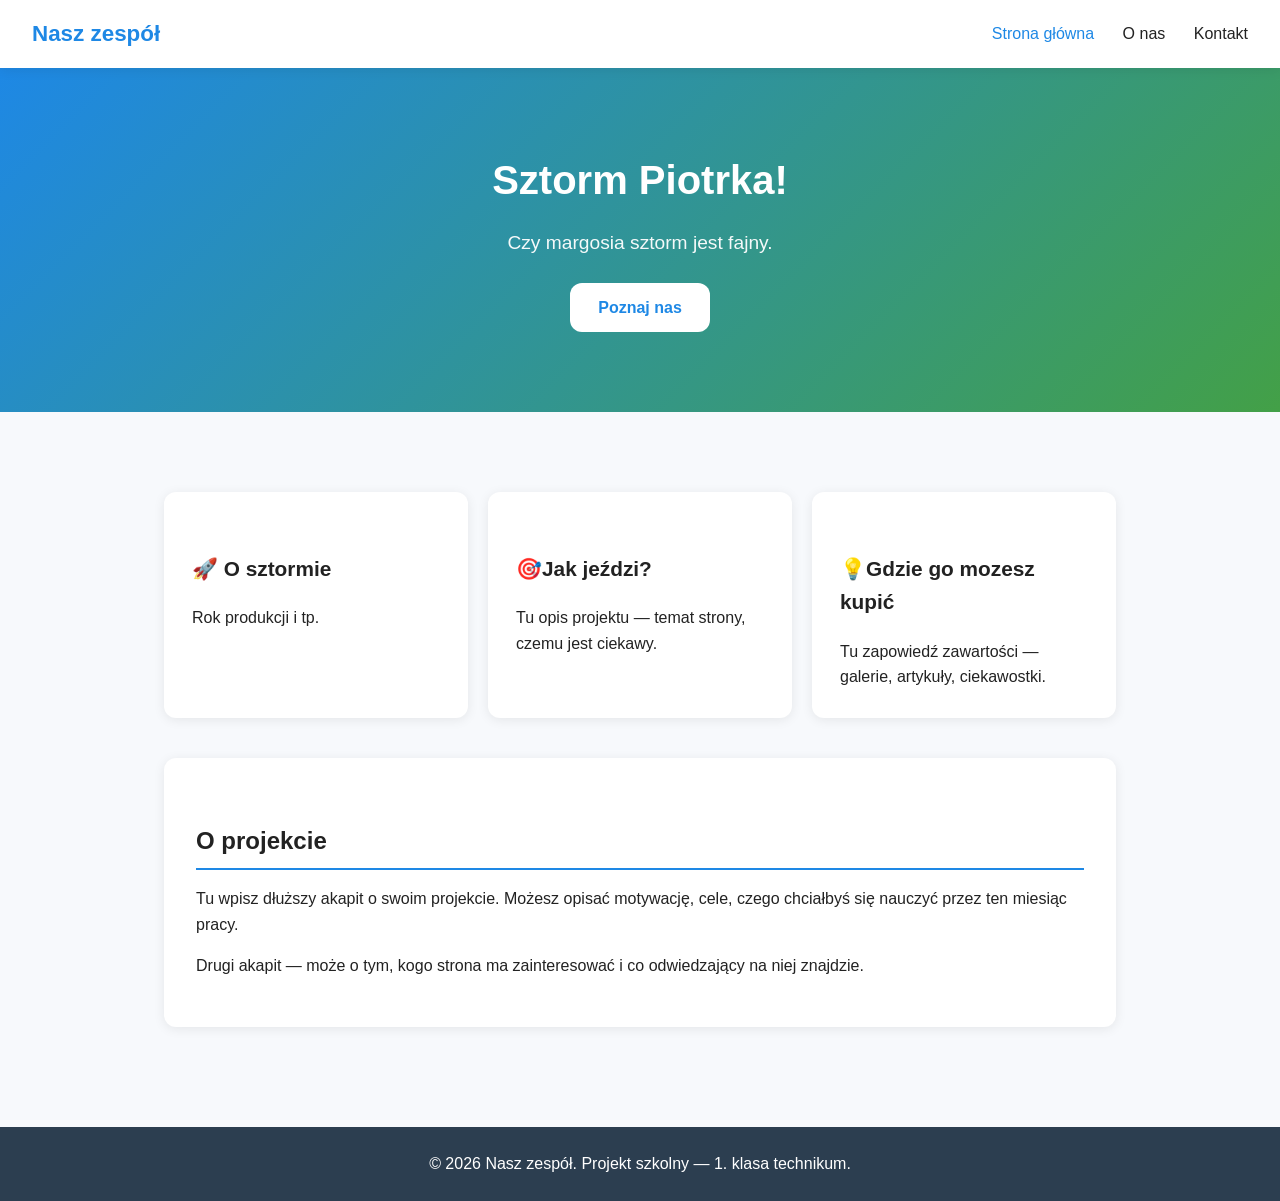
<file: index.html>
<!DOCTYPE html>
<html lang="pl">
<head>
  <meta charset="UTF-8">
  <meta name="viewport" content="width=device-width, initial-scale=1.0">
  <title>Nasz zespół — strona główna</title>
  <link rel="stylesheet" href="style.css">
</head>
<body>

  <header class="topbar">
    <div class="logo">Nasz zespół</div>
    <nav>
      <a href="index.html" class="active">Strona główna</a>
      <a href="o-nas.html">O nas</a>
      <a href="kontakt.html">Kontakt</a>
    </nav>
  </header>

  <section class="hero">
    <h1>Sztorm Piotrka!</h1>
    <p>Czy margosia sztorm jest fajny.</p>
    <a href="o-nas.html" class="btn">Poznaj nas</a>
  </section>

  <main class="container">

    <section class="card-grid">
      <article class="card">
        <h2>🚀 O sztormie</h2>
        <p>Rok produkcji i tp.</p>
      </article>
      <article class="card">
        <h2>🎯Jak jeździ?</h2>
        <p>Tu opis projektu — temat strony, czemu jest ciekawy.</p>
      </article>
      <article class="card">
        <h2>💡Gdzie go mozesz kupić</h2>
        <p>Tu zapowiedź zawartości — galerie, artykuły, ciekawostki.</p>
      </article>
    </section>

    <section class="content">
      <h2>O projekcie</h2>
      <p>
        Tu wpisz dłuższy akapit o swoim projekcie. Możesz opisać motywację,
        cele, czego chciałbyś się nauczyć przez ten miesiąc pracy.
      </p>
      <p>
        Drugi akapit — może o tym, kogo strona ma zainteresować i co
        odwiedzający na niej znajdzie.
      </p>
    </section>

  </main>

  <footer class="footer">
    <p>&copy; 2026 Nasz zespół. Projekt szkolny — 1. klasa technikum.</p>
  </footer>

</body>
</html>
</file>
<file: style.css>
/* ===== ZMIENNE — zmień tutaj, żeby zmienić wygląd całej strony ===== */
:root {
  --kolor-glowny: #1e88e5;
  --kolor-akcent: #43a047;
  --kolor-tlo: #f7f9fc;
  --kolor-karty: #ffffff;
  --kolor-tekst: #222;
  --kolor-tekst-jasny: #666;
  --cien: 0 2px 12px rgba(0, 0, 0, 0.08);
  --zaokraglenie: 12px;
}

/* ===== RESET I BAZOWE STYLE ===== */
* {
  box-sizing: border-box;
  margin: 0;
  padding: 0;
}

body {
  font-family: "Segoe UI", "Helvetica Neue", sans-serif;
  background: var(--kolor-tlo);
  color: var(--kolor-tekst);
  line-height: 1.6;
}

a { color: var(--kolor-glowny); text-decoration: none; }
a:hover { text-decoration: underline; }

/* ===== NAGŁÓWEK Z MENU ===== */
.topbar {
  background: var(--kolor-karty);
  display: flex;
  justify-content: space-between;
  align-items: center;
  padding: 16px 32px;
  box-shadow: var(--cien);
  position: sticky;
  top: 0;
  z-index: 100;
}

.logo {
  font-size: 1.4rem;
  font-weight: 700;
  color: var(--kolor-glowny);
}

.topbar nav a {
  margin-left: 24px;
  color: var(--kolor-tekst);
  font-weight: 500;
}

.topbar nav a.active,
.topbar nav a:hover {
  color: var(--kolor-glowny);
  text-decoration: none;
}

/* ===== SEKCJA POWITALNA (HERO) ===== */
.hero {
  background: linear-gradient(135deg, var(--kolor-glowny), var(--kolor-akcent));
  color: white;
  padding: 80px 32px;
  text-align: center;
}
table {
  width: 100%;
  border-collapse: collapse;
  margin: 24px 0;
}
th, td {
  padding: 12px;
  text-align: left;
  border-bottom: 1px solid #ddd;
}
th {
  background: var(--kolor-glowny);
  color: white;
}
tr:hover {
  background: #f5f5f5;
}

.hero h1 { font-size: 2.5rem; margin-bottom: 16px; }
.hero p { font-size: 1.2rem; opacity: 0.95; margin-bottom: 24px; }

.btn {
  display: inline-block;
  padding: 12px 28px;
  background: white;
  color: var(--kolor-glowny);
  border-radius: var(--zaokraglenie);
  font-weight: 600;
  border: none;
  cursor: pointer;
  transition: transform 0.2s;
}

.btn:hover { transform: translateY(-2px); text-decoration: none; }

/* ===== GŁÓWNY KONTENER ===== */
.container {
  max-width: 1000px;
  margin: 0 auto;
  padding: 40px 24px;
}

.container h1 {
  color: var(--kolor-glowny);
  margin-bottom: 24px;
}

.container h2 {
  color: var(--kolor-tekst);
  margin: 32px 0 16px;
  padding-bottom: 8px;
  border-bottom: 2px solid var(--kolor-glowny);
}

/* ===== KAFELKI (GRID) ===== */
.card-grid {
  display: grid;
  grid-template-columns: repeat(auto-fit, minmax(260px, 1fr));
  gap: 20px;
  margin: 40px 0;
}

.card {
  background: var(--kolor-karty);
  padding: 28px;
  border-radius: var(--zaokraglenie);
  box-shadow: var(--cien);
  transition: transform 0.2s;
}

.card:hover { transform: translateY(-4px); }
.card h2 { font-size: 1.3rem; margin-bottom: 12px; border: none; }

/* ===== SEKCJA TREŚCI ===== */
.content {
  background: var(--kolor-karty);
  padding: 32px;
  border-radius: var(--zaokraglenie);
  box-shadow: var(--cien);
  margin-top: 32px;
}

.content p { margin-bottom: 16px; }

/* ===== SIATKA Z CZŁONKAMI ZESPOŁU ===== */
.team-grid {
  display: grid;
  grid-template-columns: repeat(auto-fit, minmax(220px, 1fr));
  gap: 24px;
  margin-top: 32px;
}

.member {
  background: var(--kolor-karty);
  padding: 24px;
  border-radius: var(--zaokraglenie);
  box-shadow: var(--cien);
  text-align: center;
}

.member img {
  width: 140px;
  height: 140px;
  border-radius: 50%;
  object-fit: cover;
  margin-bottom: 16px;
}

.member h3 { margin-bottom: 4px; }
.member .role {
  color: var(--kolor-glowny);
  font-weight: 600;
  font-size: 0.9rem;
  margin-bottom: 12px;
}
.member p { color: var(--kolor-tekst-jasny); font-size: 0.95rem; }

/* ===== FORMULARZ KONTAKTOWY ===== */
.contact-form {
  background: var(--kolor-karty);
  padding: 32px;
  border-radius: var(--zaokraglenie);
  box-shadow: var(--cien);
  display: flex;
  flex-direction: column;
  gap: 12px;
  margin-top: 24px;
}

.contact-form label { font-weight: 600; }

.contact-form input,
.contact-form textarea {
  padding: 10px 14px;
  border: 1px solid #ddd;
  border-radius: 8px;
  font-family: inherit;
  font-size: 1rem;
}

.contact-form input:focus,
.contact-form textarea:focus {
  outline: none;
  border-color: var(--kolor-glowny);
}

.contact-form button {
  align-self: flex-start;
  background: var(--kolor-glowny);
  color: white;
  padding: 12px 32px;
}

/* ===== STOPKA ===== */
.footer {
  background: #2c3e50;
  color: white;
  text-align: center;
  padding: 24px;
  margin-top: 60px;
}

/* ===== RESPONSYWNOŚĆ (TELEFON) ===== */
@media (max-width: 600px) {

  .topbar {
    flex-direction: column;
    gap: 12px;
    padding: 16px;
  }

  .topbar nav a {
    margin: 0 8px;
    font-size: 0.95rem;
  }

  .hero { padding: 50px 20px; }
  .hero h1 { font-size: 1.8rem; }
  .hero p { font-size: 1rem; }

}
</file>
